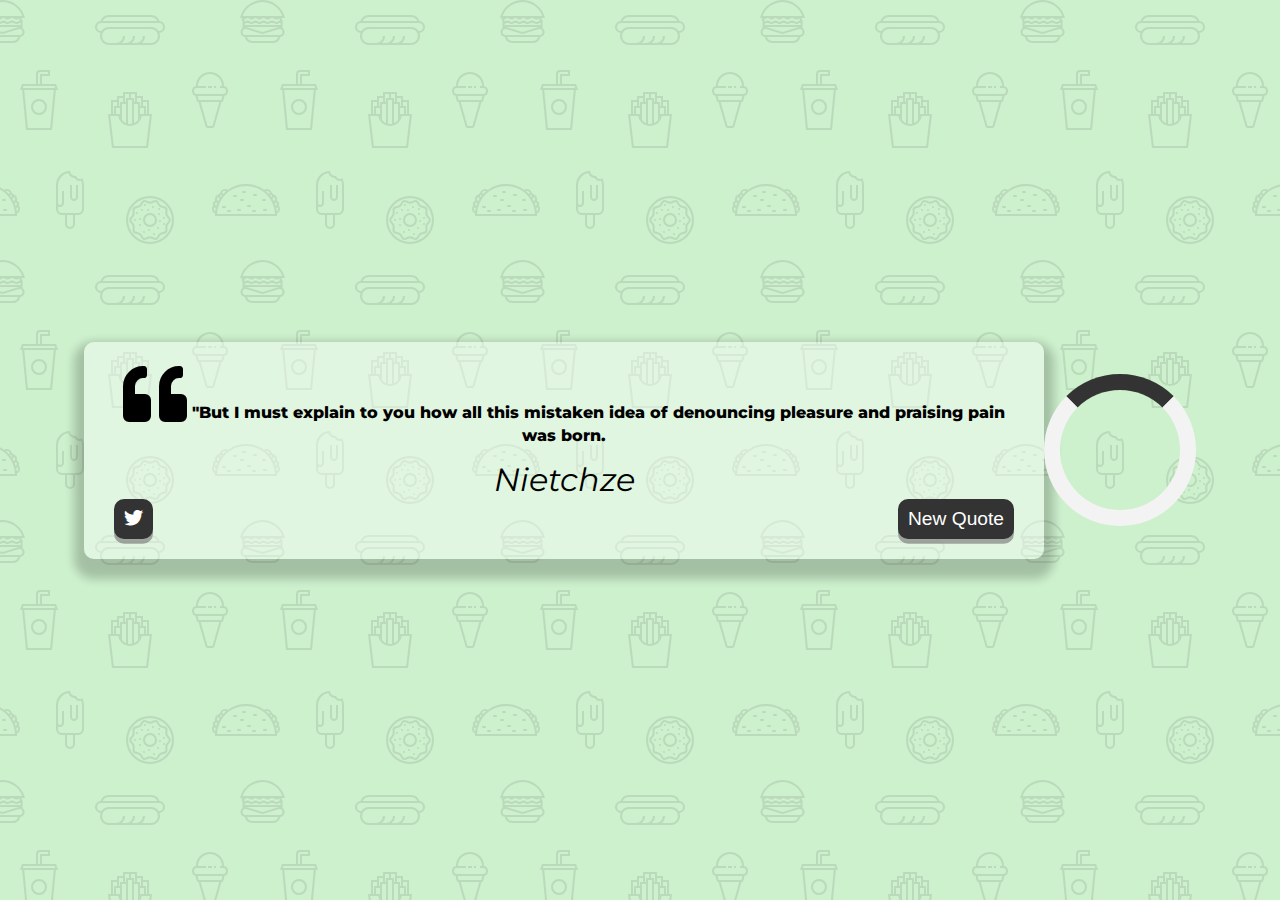
<file: 1-QutoeGenerator/index.html>
<!DOCTYPE html>
<html lang="en">
<head>
    <meta charset="UTF-8">
    <meta http-equiv="X-UA-Compatible" content="IE=edge">
    <meta name="viewport" content="width=device-width, initial-scale=1.0">
    <link href="styles.css" rel="stylesheet" /> 
    <link rel="icon" type="image/png" href="favicon.png">
    <link rel="stylesheet" href="https://cdnjs.cloudflare.com/ajax/libs/font-awesome/5.10.2/css/all.min.css"/>
    <link href="https://fonts.googleapis.com/css2?family=Montserrat:wght@200&display=swap" rel="stylesheet">
    <title>Qutoe Generator</title>
</head>
<body>
    <div class="qutoecontainer" id="qutoecontainer">
        <!-- Qutoe -->
        <div class="text">
            <i class="fas fa-quote-left"></i>
            <span id="quote">"But I must explain to you how all this mistaken idea of denouncing pleasure 
                and praising pain was born.</span>
        </div>
        <div class="quote-author">
            <span id="author">Nietchze</span>
        </div>
        <!-- Buttons -->
        <div class="button-container">
            <button class="twitter-button" id="twitter" title="Tweet This!">
                <i class="fab fa-twitter"></i>
            </button>
            <button onClick="newQutoe()"id="new-quote">New Quote</button>
        </div>
    </div>
    <!-- Loader -->
    <div class="loader" id="loader"></div>
  <script src="main.js"></script>  
</body>
</html>
</file>
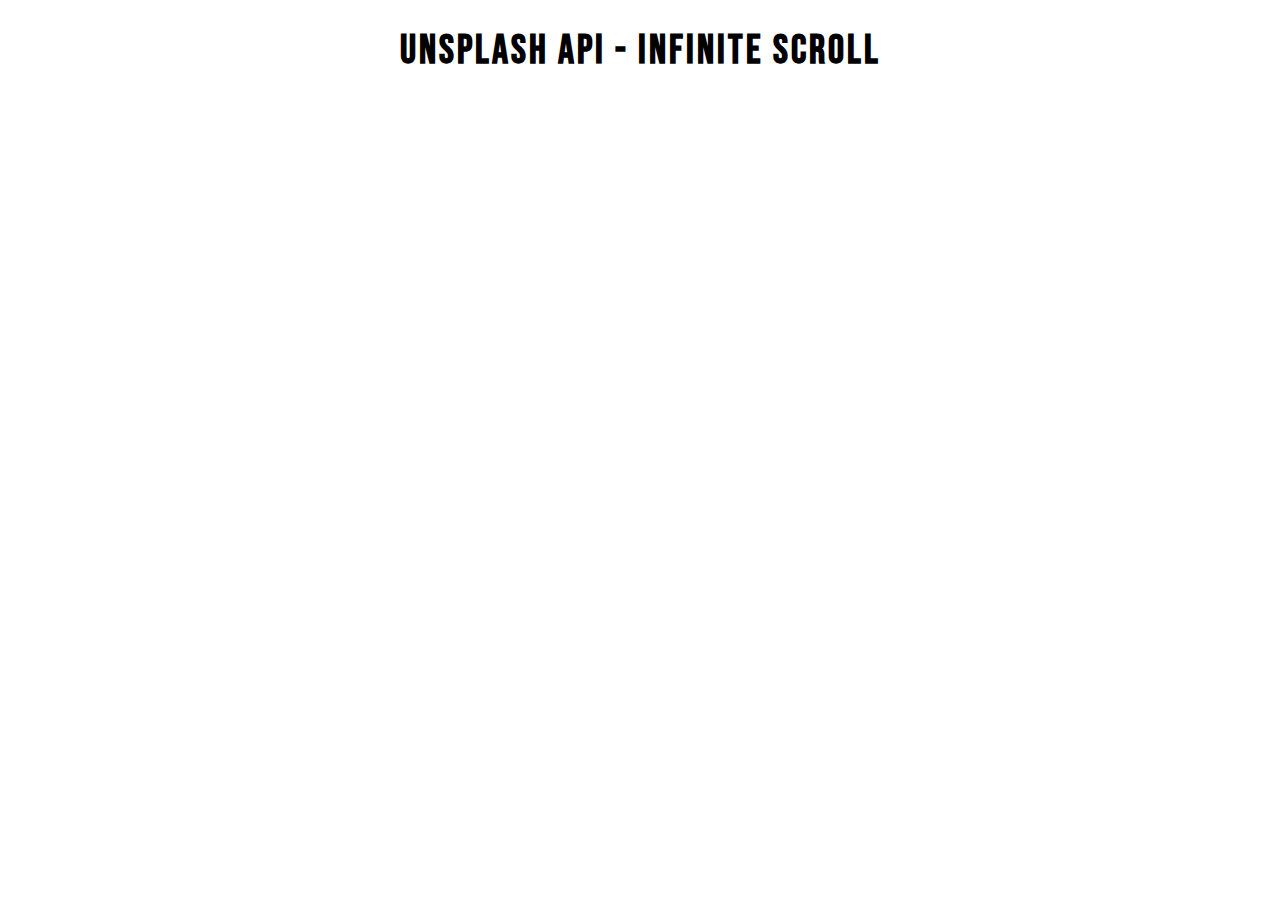
<file: 2-InfinityScroll/index.html>
<!DOCTYPE html>
<html lang="en">
<head>
    <meta charset="UTF-8">
    <meta http-equiv="X-UA-Compatible" content="IE=edge">
    <meta name="viewport" content="width=, initial-scale=1.0">
    <link rel="icon" type="image/png" href="favicon.png">
    <link rel="stylesheet" href="https://cdnjs.cloudflare.com/ajax/libs/font-awesome/5.10.2/css/all.min.css"/>
    <link href="https://fonts.googleapis.com/css2?family=Bebas+Neue&family=Montserrat:wght@200&display=swap" rel="stylesheet">
    <link rel="stylesheet" media="mediatype and|not|only (expressions)" href="styles.css">
    <link rel="stylesheet" href="styles.css" />
    <title>Infinity Scroll</title>
</head>
<body>
    <h1>Unsplash API - Infinite Scroll</h1>
    <!-- Loader -->
    <div class="loader" id="loader" hidden>
        <img src="Loader.svg" alt="Loader">
    </div>
    <!-- Image Container -->
    <div class="image-container" id="image-container">
        <img  class="imgexample" />
    </div>
    <!-- Script -->
    <script src="main.js"></script>
</body>
</html>
</file>
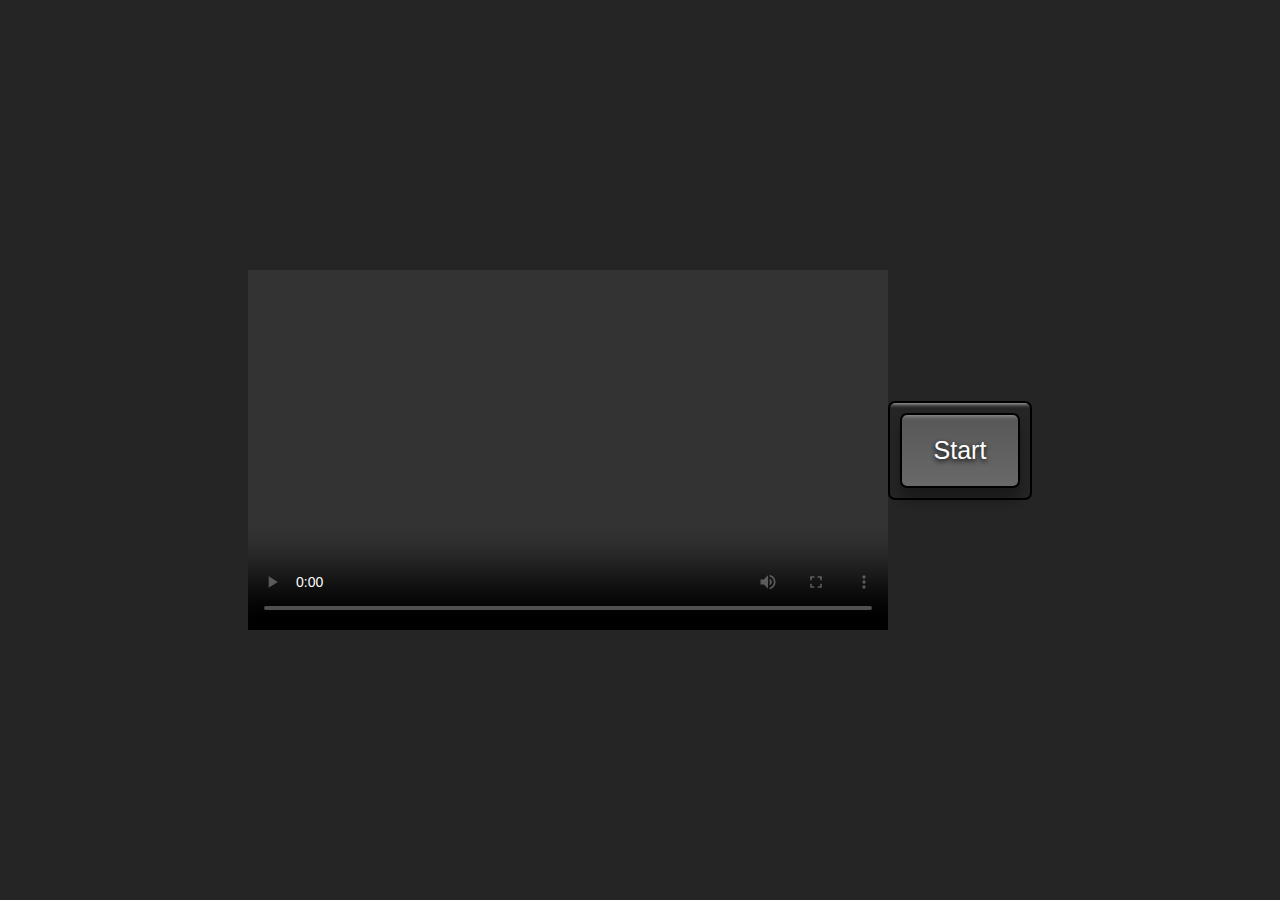
<file: 3-Picture In Picture/index.html>
<!DOCTYPE html>
<html lang="en">
<head>
    <meta charset="UTF-8">
    <meta http-equiv="X-UA-Compatible" content="IE=edge">
    <link rel="stylesheet" href="https://cdnjs.cloudflare.com/ajax/libs/font-awesome/5.10.2/css/all.min.css"/>
    <meta name="viewport" content="width=device-width, initial-scale=1.0">
    <link rel="icon" type="image/png" href="favicon.ico">
    <link href="https://fonts.googleapis.com/css2?family=Bebas+Neue&family=Montserrat:wght@200&display=swap" rel="stylesheet">
    <link rel="stylesheet" href="styles.css">
    <title>Picture In Picture</title>
</head>
<body>
    <!-- Video -->
   <video id="video" controls height="360" width="640"></video>
   <!-- Button -->
   <div class="button-container">
    <button id="button">Start</button>
   </div>
    <script src="main.js"></script>
</body>
</html>
</file>
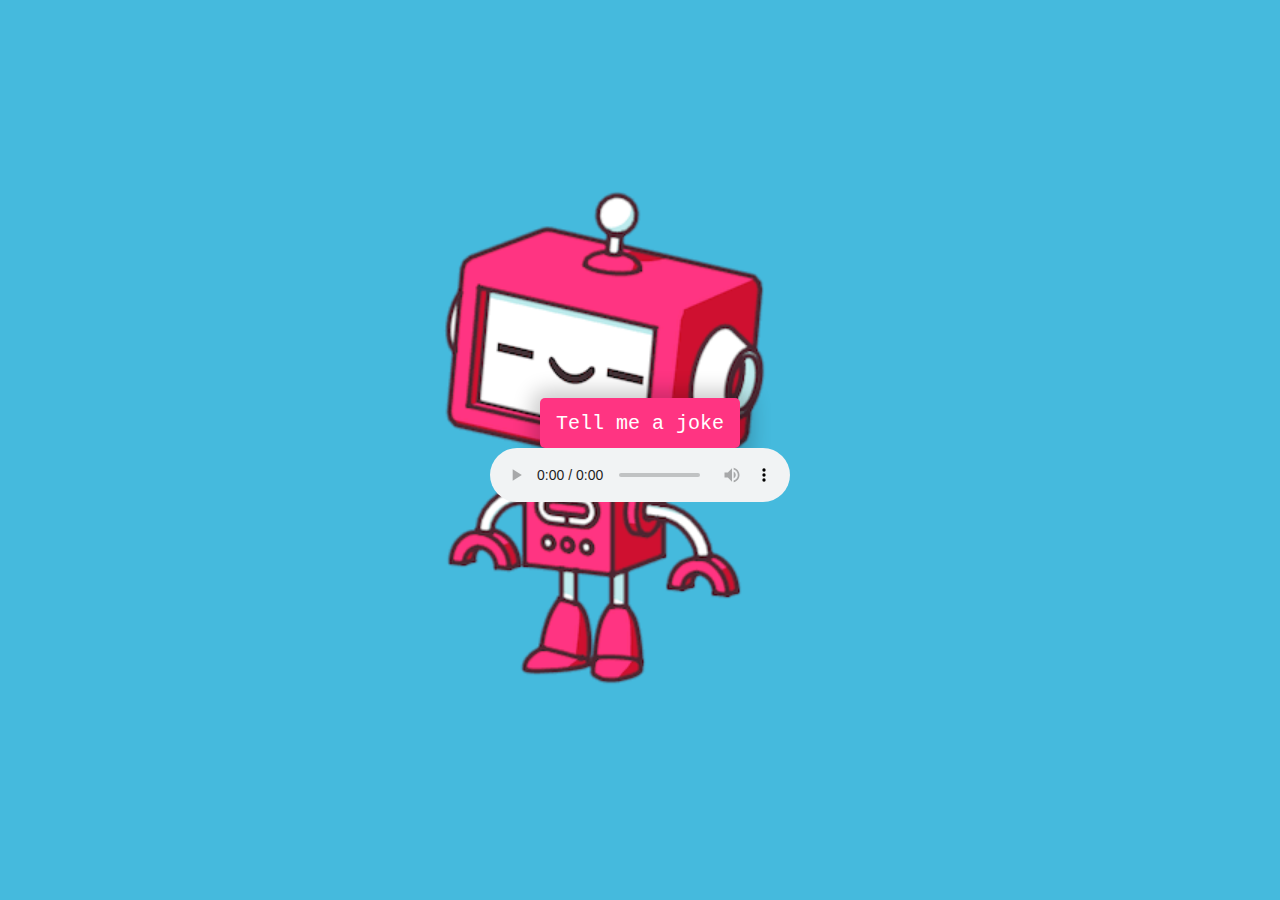
<file: 4-Joke teller/index.html>
<!DOCTYPE html>
<html lang="en">
<head>
    <meta charset="UTF-8">
    <meta name="viewport" content="width=device-width, initial-scale=1.0">
    <title>Joke Teller</title>
    <link rel="icon" type="image/png" href="favicon.png">
    <link rel="stylesheet" href="https://cdnjs.cloudflare.com/ajax/libs/font-awesome/5.10.2/css/all.min.css"/>
    <link rel="stylesheet" href="style.css">
</head>
<body>
    <div class="container">
        <button id="button">
            Tell me a joke
        </button>
        <audio id="audio" controls></audio>
    </div>
    <!-- Script -->
    <script src="script.js"></script>
</body>
</html>
</file>
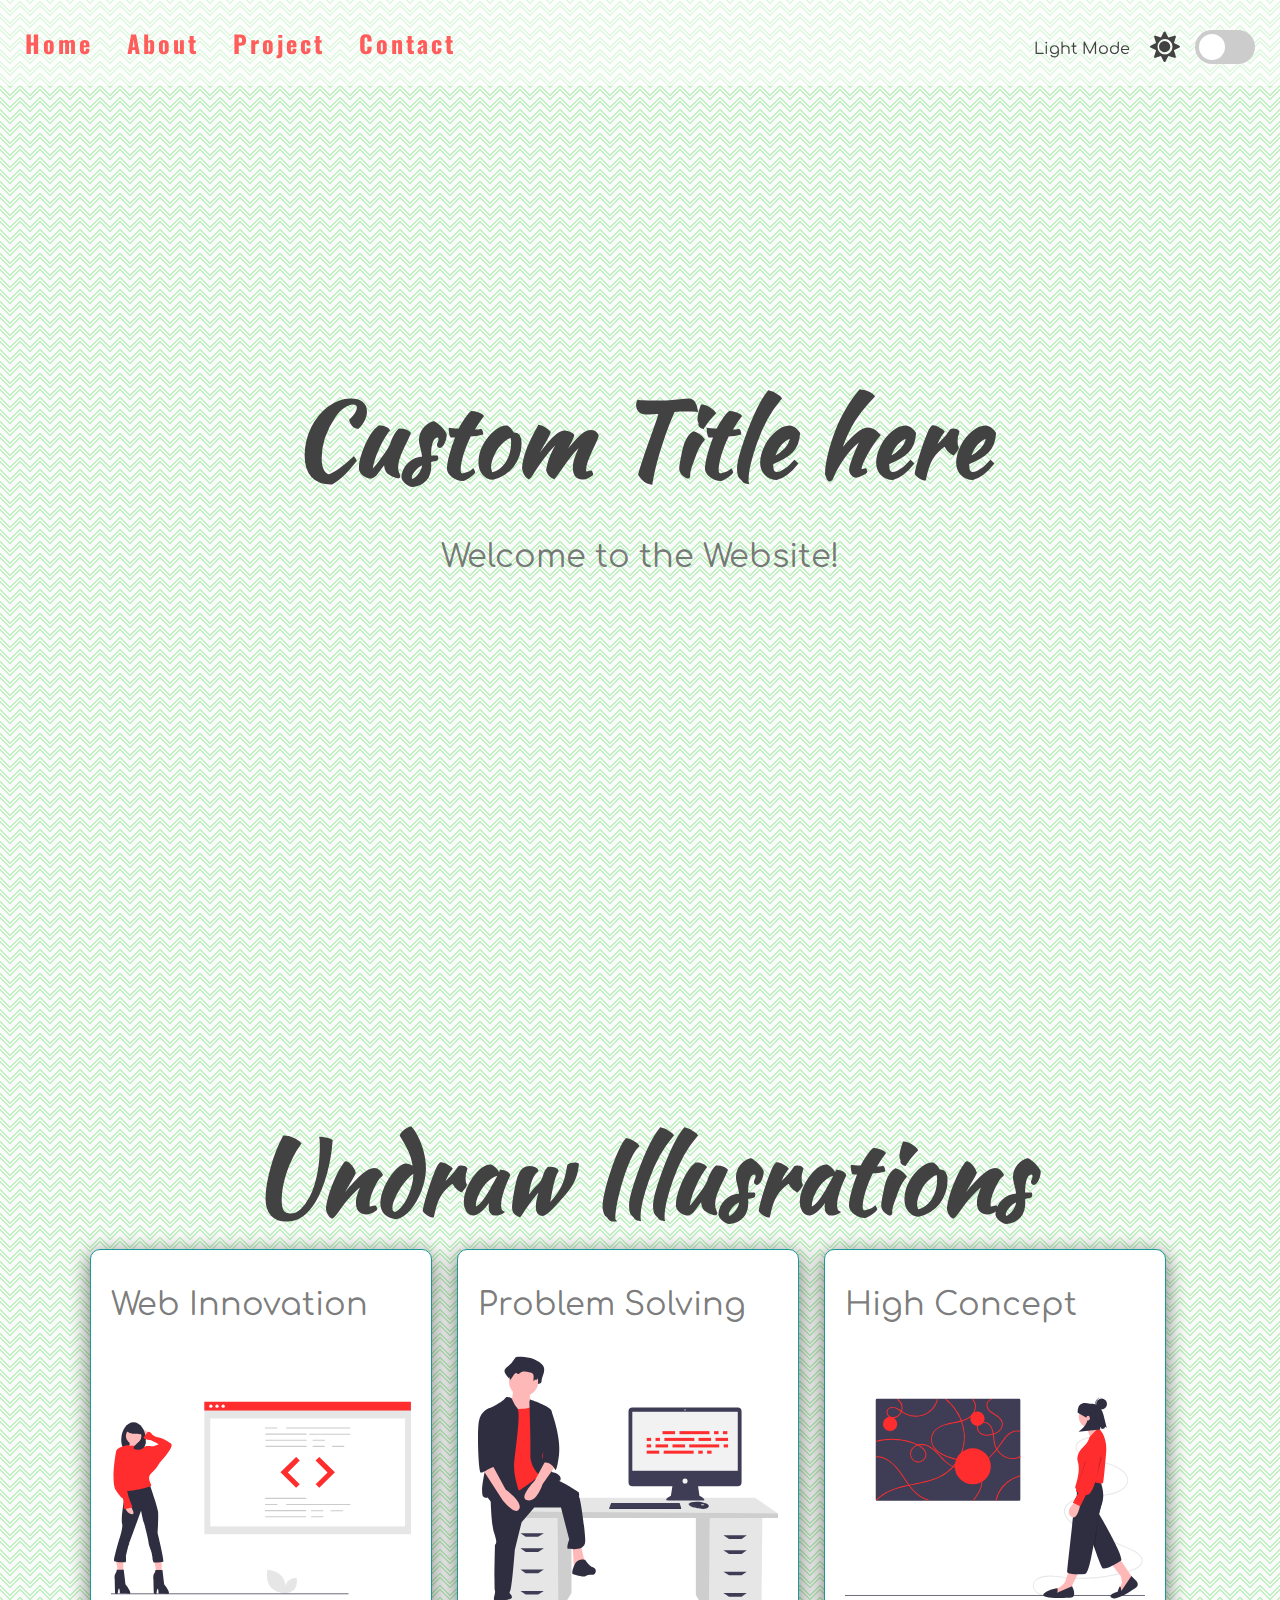
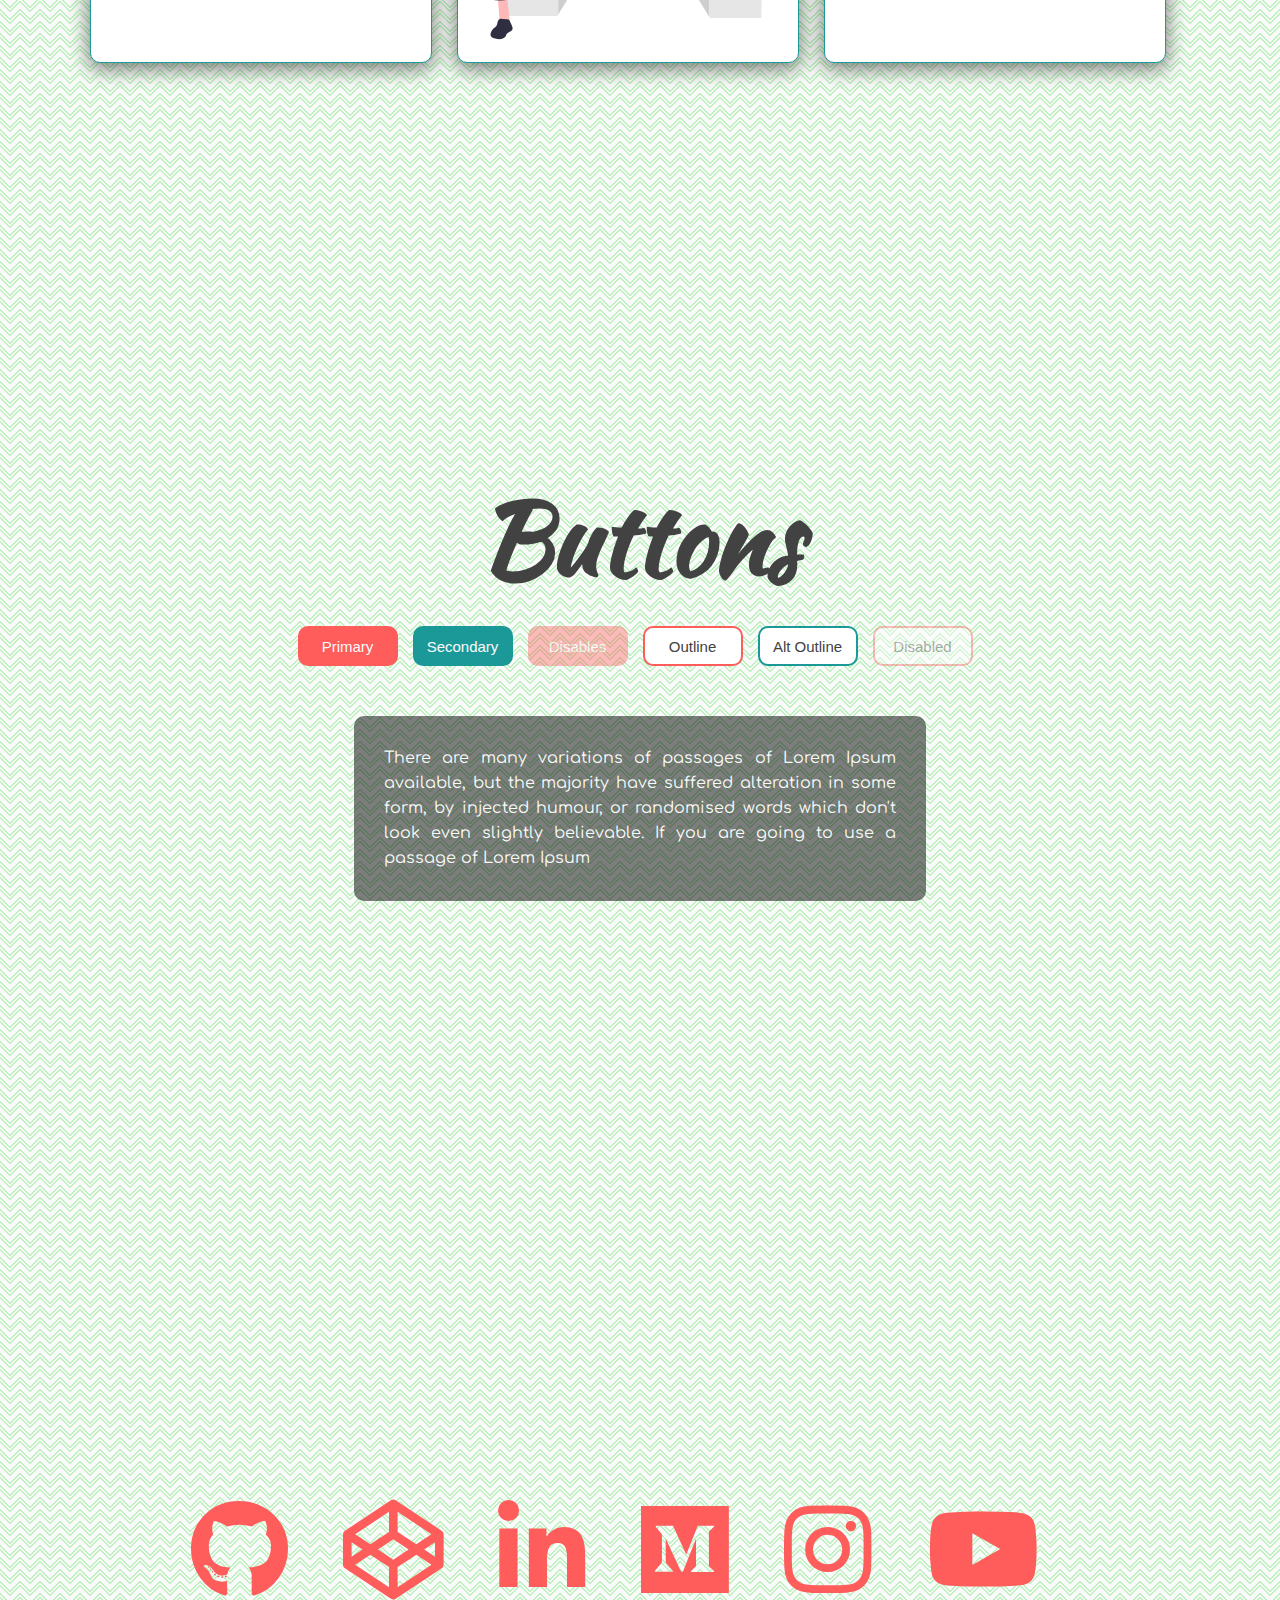
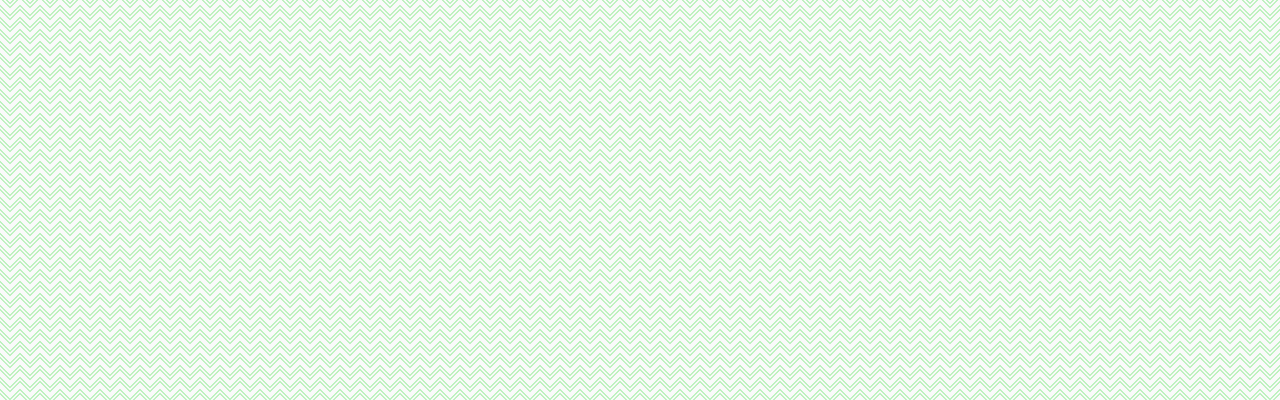
<file: 5-Dark Light Mode/index.html>
<!DOCTYPE html>
<html lang="en">
<head>
    <meta charset="UTF-8">
    <meta name="viewport" content="width=device-width, initial-scale=1.0">
    <title>Dark Light Mode</title>
    <link rel="icon" type="image/png" href="favicon.png">
    <link rel="stylesheet" href="https://cdnjs.cloudflare.com/ajax/libs/font-awesome/5.10.2/css/all.min.css"/>
    <link rel="stylesheet" href="style.css">
</head>
<body>
    <!--Dark mode-->
    <div class="theme-switch-wrapper">
        <span id="toggle-icon">
            <span class="toggle-text">Light Mode</span>
            <i class="fas fa-sun"></i>
        </span>
        <label class="theme-switch">
            <input type="checkbox">
            <div class="slider round"></div>
        </label>
    </div>

    <!--Nav-->
    <nav id="nav">
        <a href="#home">Home</a>
        <a href="#about">About</a>
        <a href="#projects">Project</a>
        <a href="#contact">Contact</a>
    </nav>
    <!-- Home -->
    <section id="home">
        <div class="title-group">
            <h1 id="header1">Custom Title here</h1>
            <h2>Welcome to the Website!</h2>
        </div>
    </section>
    <!-- About -->
    <section id="about">
        <h1 id="header">Undraw Illusrations</h1>
        <div class="about-container">
            <div class="image-container">
                <h2 id="header">Web Innovation</h2>
                <img src="img/undraw_proud_coder_light.svg" id="image1" alt="Proud Coder">
            </div>
            <div class="image-container">
                <h2 id="header">Problem Solving</h2>
                <img src="img/undraw_feeling_proud_light.svg" id="image2" alt="Proud Coder">
            </div>
            <div class="image-container">
                <h2 id="header">High Concept</h2>
                <img src="img/undraw_conceptual_idea_light.svg" id="image3" alt="Proud Coder">
            </div>
        </div>
    </section>
    <!--Projects-->
    <section id="projects">
        <h1>Buttons</h1>
        <div class="buttons">
            <button class="primary">Primary</button>
            <button class="secondary">Secondary</button>
            <button class="primary" disabled>Disables</button>
            <button class="outline">Outline</button>
            <button class="secondary outline">Alt Outline</button>
            <button class="outline" disabled>Disabled</button>
        </div>
        <div class="text-box" id="text-box">
            <p>
                There are many variations of passages of Lorem Ipsum available, 
                but the majority have suffered alteration in some form, by injected humour, 
                or randomised words which don't look even slightly believable. 
                If you are going to use a passage of Lorem Ipsum
            </p>
        </div>
    </section>
    <!--Contact-->
    <section id="contact">
        <div class="social-icons">
            <i class="fab fa-github"></i>
            <i class="fab fa-codepen"></i>
            <i class="fab fa-linkedin-in"></i>
            <i class="fab fa-medium"></i>
            <i class="fab fa-instagram"></i>
            <i class="fab fa-youtube"></i>
        </div>
    </section>
    <!-- Script -->
    <script src="script.js"></script>
</body>
</html>
</file>
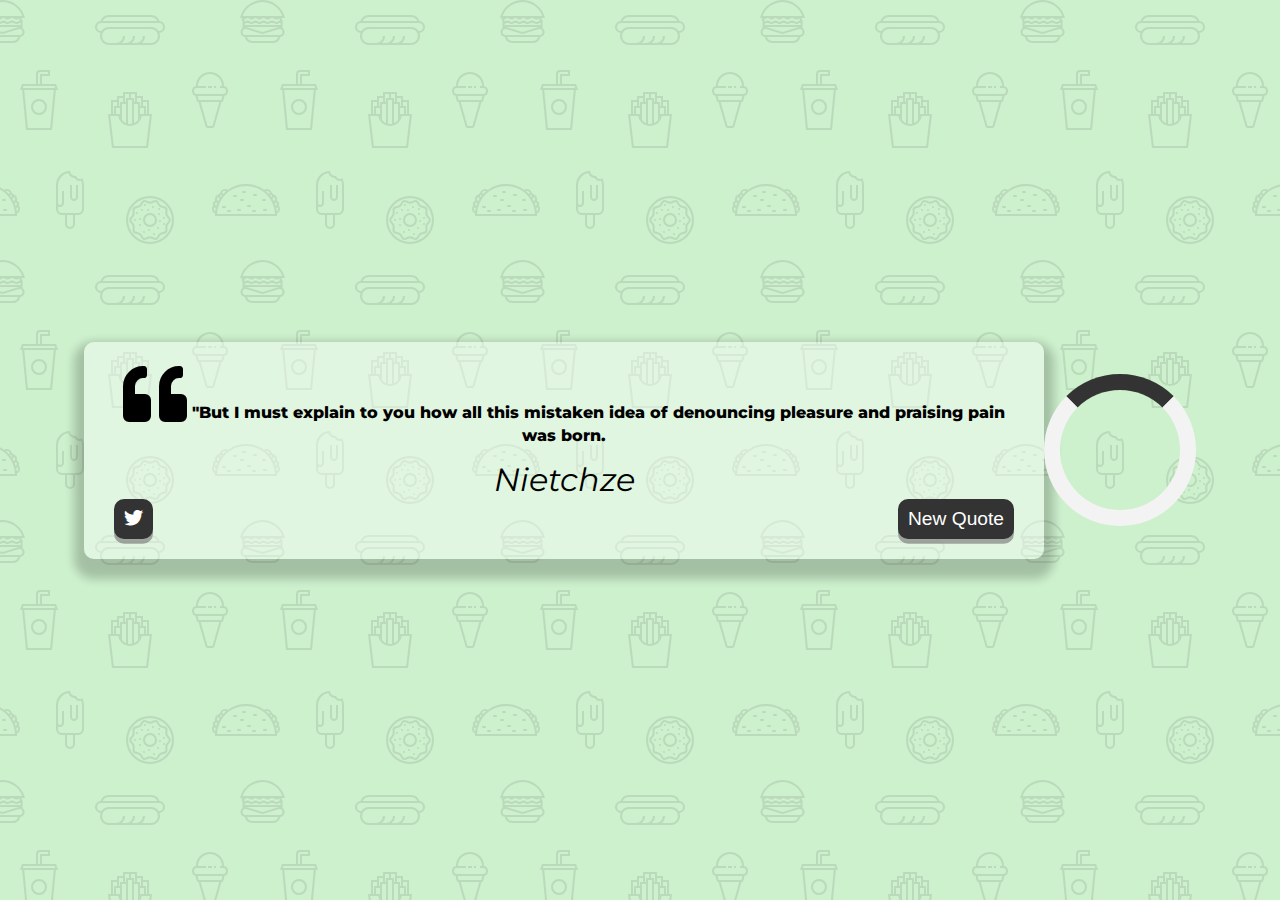
<file: QutoeGenerator/index.html>
<!DOCTYPE html>
<html lang="en">
<head>
    <meta charset="UTF-8">
    <meta http-equiv="X-UA-Compatible" content="IE=edge">
    <meta name="viewport" content="width=device-width, initial-scale=1.0">
    <link href="styles.css" rel="stylesheet" /> 
    <link rel="icon" type="image/png" href="favicon.png">
    <link rel="stylesheet" href="https://cdnjs.cloudflare.com/ajax/libs/font-awesome/5.10.2/css/all.min.css"/>
    <link href="https://fonts.googleapis.com/css2?family=Montserrat:wght@200&display=swap" rel="stylesheet">
    <title>Qutoe Generator</title>
</head>
<body>
    <div class="qutoecontainer" id="qutoecontainer">
        <!-- Qutoe -->
        <div class="text">
            <i class="fas fa-quote-left"></i>
            <span id="quote">"But I must explain to you how all this mistaken idea of denouncing pleasure 
                and praising pain was born.</span>
        </div>
        <div class="quote-author">
            <span id="author">Nietchze</span>
        </div>
        <!-- Buttons -->
        <div class="button-container">
            <button class="twitter-button" id="twitter" title="Tweet This!">
                <i class="fab fa-twitter"></i>
            </button>
            <button id="new-quote">New Quote</button>
        </div>
    </div>
    <!-- Loader -->
    <div class="loader" id="loader"></div>
  <script src="main.js"></script>  
</body>
</html>
</file>
<file: 1-QutoeGenerator/styles.css>
html {
    box-sizing: border-box;
}
body {
    margin: 0;
    min-height: 100vh;
    background-color: #cdf0cd;
    background-image: url("data:image/svg+xml,%3Csvg xmlns='http://www.w3.org/2000/svg' width='260' height='260' viewBox='0 0 260 260'%3E%3Cg fill-rule='evenodd'%3E%3Cg fill='%23010101' fill-opacity='0.09'%3E%3Cpath d='M24.37 16c.2.65.39 1.32.54 2H21.17l1.17 2.34.45.9-.24.11V28a5 5 0 0 1-2.23 8.94l-.02.06a8 8 0 0 1-7.75 6h-20a8 8 0 0 1-7.74-6l-.02-.06A5 5 0 0 1-17.45 28v-6.76l-.79-1.58-.44-.9.9-.44.63-.32H-20a23.01 23.01 0 0 1 44.37-2zm-36.82 2a1 1 0 0 0-.44.1l-3.1 1.56.89 1.79 1.31-.66a3 3 0 0 1 2.69 0l2.2 1.1a1 1 0 0 0 .9 0l2.21-1.1a3 3 0 0 1 2.69 0l2.2 1.1a1 1 0 0 0 .9 0l2.21-1.1a3 3 0 0 1 2.69 0l2.2 1.1a1 1 0 0 0 .86.02l2.88-1.27a3 3 0 0 1 2.43 0l2.88 1.27a1 1 0 0 0 .85-.02l3.1-1.55-.89-1.79-1.42.71a3 3 0 0 1-2.56.06l-2.77-1.23a1 1 0 0 0-.4-.09h-.01a1 1 0 0 0-.4.09l-2.78 1.23a3 3 0 0 1-2.56-.06l-2.3-1.15a1 1 0 0 0-.45-.11h-.01a1 1 0 0 0-.44.1L.9 19.22a3 3 0 0 1-2.69 0l-2.2-1.1a1 1 0 0 0-.45-.11h-.01a1 1 0 0 0-.44.1l-2.21 1.11a3 3 0 0 1-2.69 0l-2.2-1.1a1 1 0 0 0-.45-.11h-.01zm0-2h-4.9a21.01 21.01 0 0 1 39.61 0h-2.09l-.06-.13-.26.13h-32.31zm30.35 7.68l1.36-.68h1.3v2h-36v-1.15l.34-.17 1.36-.68h2.59l1.36.68a3 3 0 0 0 2.69 0l1.36-.68h2.59l1.36.68a3 3 0 0 0 2.69 0L2.26 23h2.59l1.36.68a3 3 0 0 0 2.56.06l1.67-.74h3.23l1.67.74a3 3 0 0 0 2.56-.06zM-13.82 27l16.37 4.91L18.93 27h-32.75zm-.63 2h.34l16.66 5 16.67-5h.33a3 3 0 1 1 0 6h-34a3 3 0 1 1 0-6zm1.35 8a6 6 0 0 0 5.65 4h20a6 6 0 0 0 5.66-4H-13.1z'/%3E%3Cpath id='path6_fill-copy' d='M284.37 16c.2.65.39 1.32.54 2H281.17l1.17 2.34.45.9-.24.11V28a5 5 0 0 1-2.23 8.94l-.02.06a8 8 0 0 1-7.75 6h-20a8 8 0 0 1-7.74-6l-.02-.06a5 5 0 0 1-2.24-8.94v-6.76l-.79-1.58-.44-.9.9-.44.63-.32H240a23.01 23.01 0 0 1 44.37-2zm-36.82 2a1 1 0 0 0-.44.1l-3.1 1.56.89 1.79 1.31-.66a3 3 0 0 1 2.69 0l2.2 1.1a1 1 0 0 0 .9 0l2.21-1.1a3 3 0 0 1 2.69 0l2.2 1.1a1 1 0 0 0 .9 0l2.21-1.1a3 3 0 0 1 2.69 0l2.2 1.1a1 1 0 0 0 .86.02l2.88-1.27a3 3 0 0 1 2.43 0l2.88 1.27a1 1 0 0 0 .85-.02l3.1-1.55-.89-1.79-1.42.71a3 3 0 0 1-2.56.06l-2.77-1.23a1 1 0 0 0-.4-.09h-.01a1 1 0 0 0-.4.09l-2.78 1.23a3 3 0 0 1-2.56-.06l-2.3-1.15a1 1 0 0 0-.45-.11h-.01a1 1 0 0 0-.44.1l-2.21 1.11a3 3 0 0 1-2.69 0l-2.2-1.1a1 1 0 0 0-.45-.11h-.01a1 1 0 0 0-.44.1l-2.21 1.11a3 3 0 0 1-2.69 0l-2.2-1.1a1 1 0 0 0-.45-.11h-.01zm0-2h-4.9a21.01 21.01 0 0 1 39.61 0h-2.09l-.06-.13-.26.13h-32.31zm30.35 7.68l1.36-.68h1.3v2h-36v-1.15l.34-.17 1.36-.68h2.59l1.36.68a3 3 0 0 0 2.69 0l1.36-.68h2.59l1.36.68a3 3 0 0 0 2.69 0l1.36-.68h2.59l1.36.68a3 3 0 0 0 2.56.06l1.67-.74h3.23l1.67.74a3 3 0 0 0 2.56-.06zM246.18 27l16.37 4.91L278.93 27h-32.75zm-.63 2h.34l16.66 5 16.67-5h.33a3 3 0 1 1 0 6h-34a3 3 0 1 1 0-6zm1.35 8a6 6 0 0 0 5.65 4h20a6 6 0 0 0 5.66-4H246.9z'/%3E%3Cpath d='M159.5 21.02A9 9 0 0 0 151 15h-42a9 9 0 0 0-8.5 6.02 6 6 0 0 0 .02 11.96A8.99 8.99 0 0 0 109 45h42a9 9 0 0 0 8.48-12.02 6 6 0 0 0 .02-11.96zM151 17h-42a7 7 0 0 0-6.33 4h54.66a7 7 0 0 0-6.33-4zm-9.34 26a8.98 8.98 0 0 0 3.34-7h-2a7 7 0 0 1-7 7h-4.34a8.98 8.98 0 0 0 3.34-7h-2a7 7 0 0 1-7 7h-4.34a8.98 8.98 0 0 0 3.34-7h-2a7 7 0 0 1-7 7h-7a7 7 0 1 1 0-14h42a7 7 0 1 1 0 14h-9.34zM109 27a9 9 0 0 0-7.48 4H101a4 4 0 1 1 0-8h58a4 4 0 0 1 0 8h-.52a9 9 0 0 0-7.48-4h-42z'/%3E%3Cpath d='M39 115a8 8 0 1 0 0-16 8 8 0 0 0 0 16zm6-8a6 6 0 1 1-12 0 6 6 0 0 1 12 0zm-3-29v-2h8v-6H40a4 4 0 0 0-4 4v10H22l-1.33 4-.67 2h2.19L26 130h26l3.81-40H58l-.67-2L56 84H42v-6zm-4-4v10h2V74h8v-2h-8a2 2 0 0 0-2 2zm2 12h14.56l.67 2H22.77l.67-2H40zm13.8 4H24.2l3.62 38h22.36l3.62-38z'/%3E%3Cpath d='M129 92h-6v4h-6v4h-6v14h-3l.24 2 3.76 32h36l3.76-32 .24-2h-3v-14h-6v-4h-6v-4h-8zm18 22v-12h-4v4h3v8h1zm-3 0v-6h-4v6h4zm-6 6v-16h-4v19.17c1.6-.7 2.97-1.8 4-3.17zm-6 3.8V100h-4v23.8a10.04 10.04 0 0 0 4 0zm-6-.63V104h-4v16a10.04 10.04 0 0 0 4 3.17zm-6-9.17v-6h-4v6h4zm-6 0v-8h3v-4h-4v12h1zm27-12v-4h-4v4h3v4h1v-4zm-6 0v-8h-4v4h3v4h1zm-6-4v-4h-4v8h1v-4h3zm-6 4v-4h-4v8h1v-4h3zm7 24a12 12 0 0 0 11.83-10h7.92l-3.53 30h-32.44l-3.53-30h7.92A12 12 0 0 0 130 126z'/%3E%3Cpath d='M212 86v2h-4v-2h4zm4 0h-2v2h2v-2zm-20 0v.1a5 5 0 0 0-.56 9.65l.06.25 1.12 4.48a2 2 0 0 0 1.94 1.52h.01l7.02 24.55a2 2 0 0 0 1.92 1.45h4.98a2 2 0 0 0 1.92-1.45l7.02-24.55a2 2 0 0 0 1.95-1.52L224.5 96l.06-.25a5 5 0 0 0-.56-9.65V86a14 14 0 0 0-28 0zm4 0h6v2h-9a3 3 0 1 0 0 6H223a3 3 0 1 0 0-6H220v-2h2a12 12 0 1 0-24 0h2zm-1.44 14l-1-4h24.88l-1 4h-22.88zm8.95 26l-6.86-24h18.7l-6.86 24h-4.98zM150 242a22 22 0 1 0 0-44 22 22 0 0 0 0 44zm24-22a24 24 0 1 1-48 0 24 24 0 0 1 48 0zm-28.38 17.73l2.04-.87a6 6 0 0 1 4.68 0l2.04.87a2 2 0 0 0 2.5-.82l1.14-1.9a6 6 0 0 1 3.79-2.75l2.15-.5a2 2 0 0 0 1.54-2.12l-.19-2.2a6 6 0 0 1 1.45-4.46l1.45-1.67a2 2 0 0 0 0-2.62l-1.45-1.67a6 6 0 0 1-1.45-4.46l.2-2.2a2 2 0 0 0-1.55-2.13l-2.15-.5a6 6 0 0 1-3.8-2.75l-1.13-1.9a2 2 0 0 0-2.5-.8l-2.04.86a6 6 0 0 1-4.68 0l-2.04-.87a2 2 0 0 0-2.5.82l-1.14 1.9a6 6 0 0 1-3.79 2.75l-2.15.5a2 2 0 0 0-1.54 2.12l.19 2.2a6 6 0 0 1-1.45 4.46l-1.45 1.67a2 2 0 0 0 0 2.62l1.45 1.67a6 6 0 0 1 1.45 4.46l-.2 2.2a2 2 0 0 0 1.55 2.13l2.15.5a6 6 0 0 1 3.8 2.75l1.13 1.9a2 2 0 0 0 2.5.8zm2.82.97a4 4 0 0 1 3.12 0l2.04.87a4 4 0 0 0 4.99-1.62l1.14-1.9a4 4 0 0 1 2.53-1.84l2.15-.5a4 4 0 0 0 3.09-4.24l-.2-2.2a4 4 0 0 1 .97-2.98l1.45-1.67a4 4 0 0 0 0-5.24l-1.45-1.67a4 4 0 0 1-.97-2.97l.2-2.2a4 4 0 0 0-3.09-4.25l-2.15-.5a4 4 0 0 1-2.53-1.84l-1.14-1.9a4 4 0 0 0-5-1.62l-2.03.87a4 4 0 0 1-3.12 0l-2.04-.87a4 4 0 0 0-4.99 1.62l-1.14 1.9a4 4 0 0 1-2.53 1.84l-2.15.5a4 4 0 0 0-3.09 4.24l.2 2.2a4 4 0 0 1-.97 2.98l-1.45 1.67a4 4 0 0 0 0 5.24l1.45 1.67a4 4 0 0 1 .97 2.97l-.2 2.2a4 4 0 0 0 3.09 4.25l2.15.5a4 4 0 0 1 2.53 1.84l1.14 1.9a4 4 0 0 0 5 1.62l2.03-.87zM152 207a1 1 0 1 1 2 0 1 1 0 0 1-2 0zm6 2a1 1 0 1 1 2 0 1 1 0 0 1-2 0zm-11 1a1 1 0 1 1 2 0 1 1 0 0 1-2 0zm-6 0a1 1 0 1 1 2 0 1 1 0 0 1-2 0zm3-5a1 1 0 1 1 2 0 1 1 0 0 1-2 0zm-8 8a1 1 0 1 1 2 0 1 1 0 0 1-2 0zm3 6a1 1 0 1 1 2 0 1 1 0 0 1-2 0zm0 6a1 1 0 1 1 2 0 1 1 0 0 1-2 0zm4 7a1 1 0 1 1 2 0 1 1 0 0 1-2 0zm5-2a1 1 0 1 1 2 0 1 1 0 0 1-2 0zm5 4a1 1 0 1 1 2 0 1 1 0 0 1-2 0zm4-6a1 1 0 1 1 2 0 1 1 0 0 1-2 0zm6-4a1 1 0 1 1 2 0 1 1 0 0 1-2 0zm-4-3a1 1 0 1 1 2 0 1 1 0 0 1-2 0zm4-3a1 1 0 1 1 2 0 1 1 0 0 1-2 0zm-5-4a1 1 0 1 1 2 0 1 1 0 0 1-2 0zm-24 6a1 1 0 1 1 2 0 1 1 0 0 1-2 0zm16 5a5 5 0 1 0 0-10 5 5 0 0 0 0 10zm7-5a7 7 0 1 1-14 0 7 7 0 0 1 14 0zm86-29a1 1 0 0 0 0 2h2a1 1 0 0 0 0-2h-2zm19 9a1 1 0 0 1 1-1h2a1 1 0 0 1 0 2h-2a1 1 0 0 1-1-1zm-14 5a1 1 0 0 0 0 2h2a1 1 0 0 0 0-2h-2zm-25 1a1 1 0 0 0 0 2h2a1 1 0 0 0 0-2h-2zm5 4a1 1 0 0 0 0 2h2a1 1 0 0 0 0-2h-2zm9 0a1 1 0 0 1 1-1h2a1 1 0 0 1 0 2h-2a1 1 0 0 1-1-1zm15 1a1 1 0 0 1 1-1h2a1 1 0 0 1 0 2h-2a1 1 0 0 1-1-1zm12-2a1 1 0 0 0 0 2h2a1 1 0 0 0 0-2h-2zm-11-14a1 1 0 0 1 1-1h2a1 1 0 0 1 0 2h-2a1 1 0 0 1-1-1zm-19 0a1 1 0 0 0 0 2h2a1 1 0 0 0 0-2h-2zm6 5a1 1 0 0 1 1-1h2a1 1 0 0 1 0 2h-2a1 1 0 0 1-1-1zm-25 15c0-.47.01-.94.03-1.4a5 5 0 0 1-1.7-8 3.99 3.99 0 0 1 1.88-5.18 5 5 0 0 1 3.4-6.22 3 3 0 0 1 1.46-1.05 5 5 0 0 1 7.76-3.27A30.86 30.86 0 0 1 246 184c6.79 0 13.06 2.18 18.17 5.88a5 5 0 0 1 7.76 3.27 3 3 0 0 1 1.47 1.05 5 5 0 0 1 3.4 6.22 4 4 0 0 1 1.87 5.18 4.98 4.98 0 0 1-1.7 8c.02.46.03.93.03 1.4v1h-62v-1zm.83-7.17a30.9 30.9 0 0 0-.62 3.57 3 3 0 0 1-.61-4.2c.37.28.78.49 1.23.63zm1.49-4.61c-.36.87-.68 1.76-.96 2.68a2 2 0 0 1-.21-3.71c.33.4.73.75 1.17 1.03zm2.32-4.54c-.54.86-1.03 1.76-1.49 2.68a3 3 0 0 1-.07-4.67 3 3 0 0 0 1.56 1.99zm1.14-1.7c.35-.5.72-.98 1.1-1.46a1 1 0 1 0-1.1 1.45zm5.34-5.77c-1.03.86-2 1.79-2.9 2.77a3 3 0 0 0-1.11-.77 3 3 0 0 1 4-2zm42.66 2.77c-.9-.98-1.87-1.9-2.9-2.77a3 3 0 0 1 4.01 2 3 3 0 0 0-1.1.77zm1.34 1.54c.38.48.75.96 1.1 1.45a1 1 0 1 0-1.1-1.45zm3.73 5.84c-.46-.92-.95-1.82-1.5-2.68a3 3 0 0 0 1.57-1.99 3 3 0 0 1-.07 4.67zm1.8 4.53c-.29-.9-.6-1.8-.97-2.67.44-.28.84-.63 1.17-1.03a2 2 0 0 1-.2 3.7zm1.14 5.51c-.14-1.21-.35-2.4-.62-3.57.45-.14.86-.35 1.23-.63a2.99 2.99 0 0 1-.6 4.2zM275 214a29 29 0 0 0-57.97 0h57.96zM72.33 198.12c-.21-.32-.34-.7-.34-1.12v-12h-2v12a4.01 4.01 0 0 0 7.09 2.54c.57-.69.91-1.57.91-2.54v-12h-2v12a1.99 1.99 0 0 1-2 2 2 2 0 0 1-1.66-.88zM75 176c.38 0 .74-.04 1.1-.12a4 4 0 0 0 6.19 2.4A13.94 13.94 0 0 1 84 185v24a6 6 0 0 1-6 6h-3v9a5 5 0 1 1-10 0v-9h-3a6 6 0 0 1-6-6v-24a14 14 0 0 1 14-14 5 5 0 0 0 5 5zm-17 15v12a1.99 1.99 0 0 0 1.22 1.84 2 2 0 0 0 2.44-.72c.21-.32.34-.7.34-1.12v-12h2v12a3.98 3.98 0 0 1-5.35 3.77 3.98 3.98 0 0 1-.65-.3V209a4 4 0 0 0 4 4h16a4 4 0 0 0 4-4v-24c.01-1.53-.23-2.88-.72-4.17-.43.1-.87.16-1.28.17a6 6 0 0 1-5.2-3 7 7 0 0 1-6.47-4.88A12 12 0 0 0 58 185v6zm9 24v9a3 3 0 1 0 6 0v-9h-6z'/%3E%3Cpath d='M-17 191a1 1 0 0 0 0 2h2a1 1 0 0 0 0-2h-2zm19 9a1 1 0 0 1 1-1h2a1 1 0 0 1 0 2H3a1 1 0 0 1-1-1zm-14 5a1 1 0 0 0 0 2h2a1 1 0 0 0 0-2h-2zm-25 1a1 1 0 0 0 0 2h2a1 1 0 0 0 0-2h-2zm5 4a1 1 0 0 0 0 2h2a1 1 0 0 0 0-2h-2zm9 0a1 1 0 0 1 1-1h2a1 1 0 0 1 0 2h-2a1 1 0 0 1-1-1zm15 1a1 1 0 0 1 1-1h2a1 1 0 0 1 0 2h-2a1 1 0 0 1-1-1zm12-2a1 1 0 0 0 0 2h2a1 1 0 0 0 0-2H4zm-11-14a1 1 0 0 1 1-1h2a1 1 0 0 1 0 2h-2a1 1 0 0 1-1-1zm-19 0a1 1 0 0 0 0 2h2a1 1 0 0 0 0-2h-2zm6 5a1 1 0 0 1 1-1h2a1 1 0 0 1 0 2h-2a1 1 0 0 1-1-1zm-25 15c0-.47.01-.94.03-1.4a5 5 0 0 1-1.7-8 3.99 3.99 0 0 1 1.88-5.18 5 5 0 0 1 3.4-6.22 3 3 0 0 1 1.46-1.05 5 5 0 0 1 7.76-3.27A30.86 30.86 0 0 1-14 184c6.79 0 13.06 2.18 18.17 5.88a5 5 0 0 1 7.76 3.27 3 3 0 0 1 1.47 1.05 5 5 0 0 1 3.4 6.22 4 4 0 0 1 1.87 5.18 4.98 4.98 0 0 1-1.7 8c.02.46.03.93.03 1.4v1h-62v-1zm.83-7.17a30.9 30.9 0 0 0-.62 3.57 3 3 0 0 1-.61-4.2c.37.28.78.49 1.23.63zm1.49-4.61c-.36.87-.68 1.76-.96 2.68a2 2 0 0 1-.21-3.71c.33.4.73.75 1.17 1.03zm2.32-4.54c-.54.86-1.03 1.76-1.49 2.68a3 3 0 0 1-.07-4.67 3 3 0 0 0 1.56 1.99zm1.14-1.7c.35-.5.72-.98 1.1-1.46a1 1 0 1 0-1.1 1.45zm5.34-5.77c-1.03.86-2 1.79-2.9 2.77a3 3 0 0 0-1.11-.77 3 3 0 0 1 4-2zm42.66 2.77c-.9-.98-1.87-1.9-2.9-2.77a3 3 0 0 1 4.01 2 3 3 0 0 0-1.1.77zm1.34 1.54c.38.48.75.96 1.1 1.45a1 1 0 1 0-1.1-1.45zm3.73 5.84c-.46-.92-.95-1.82-1.5-2.68a3 3 0 0 0 1.57-1.99 3 3 0 0 1-.07 4.67zm1.8 4.53c-.29-.9-.6-1.8-.97-2.67.44-.28.84-.63 1.17-1.03a2 2 0 0 1-.2 3.7zm1.14 5.51c-.14-1.21-.35-2.4-.62-3.57.45-.14.86-.35 1.23-.63a2.99 2.99 0 0 1-.6 4.2zM15 214a29 29 0 0 0-57.97 0h57.96z'/%3E%3C/g%3E%3C/g%3E%3C/svg%3E");
    font-family: 'Montserrat', sans-serif;
    font-weight: 800;
    text-align: center;
    display: flex;
    align-items: center;
    justify-content: center;
}
.qutoecontainer {
    width: auto;
    max-width: 900px;
    padding: 20px 30px;
    border-radius: 10px;
    background-color: rgba(255,255,255,0.4);
    box-shadow: 0 10px 10px 10px rgba(0,0,0,0.2);
}
.qutoe-text{
    font-size : 2.75rem;
}
.long-quote {
    font-size : 2rem;
}
.fa-quote-left {
    font-size : 4rem;
}
.quote-author {
    margin-top:15px;
    font-size : 2rem;
    font-weight: 400;
    font-style : italic;
}
.button-container {
    display: flex;
    align-items: center;
    justify-content: space-between;
}
button {
    cursor: pointer;
    font-size: 1.2rem;
    height: 2.5rem;
    border: none;
    border-radius: 10px;
    color: #fff;
    background: #333;
    outline: none;
    padding: 5px 10px;
    box-shadow: 0 0.3rem rgba(121,121,121,0.65);
}
button:hover {
    filter : brightness(80%);
}
button:active {
    transform: translate(0,0.3rem);
    box-shadow : 0 0.1rem rgba(255,255,255,0.65)
}
.twitter-button:hover {
    color : #38a1f3;
}
.loader {
    border : 16px solid #f3f3f3;
    border-top: 16px solid #333;
    border-radius: 50%;
    width: 120px;
    height: 120px;
    animation: spin 2s linear infinite;
}
@keyframes spin {
    0% {transform: rotate(0deg);}
    100% {transform: rotate(360deg);}
}
@media screen and (max-width : 1000px){
    .qutoecontainer {
        margin: auto 10px;
    }
    .qutoe-text {
        font-size : 2.5rem;
    }
}
</file>
<file: 2-InfinityScroll/styles.css>
@import url("styles.css");
html {
    box-sizing: border-box;
}
body {
    margin : 0 ;
    font-family: Arial, Helvetica, sans-serif;
}
h1 {
    display: flex;
    flex-direction: column;
    text-align: center;
    font-family: 'Bebas Neue', cursive;
    font-size: 40px;
    letter-spacing: 3px;
}
/* Loader */
.loader {
    position: fixed;
    top: 0;
    bottom: 0;
    left: 0 ; 
    right: 0;
    background-color: rgba(255 , 255 , 255,0.8) ;
}
.loader img {
    position: fixed;
    top : 50%;
    left : 50%;
    transform: translate(-50%,-50%);
}

/* Image Container */
.image-container {
    display: flex;
    align-items: center;
    justify-content: center;
    flex-direction: column;
}
.imgexample {
    width: 500px;
    height: 100%;
    padding: 20px;
}
@media screen and (max-width : 650px) {
    .imgexample {
       padding: 20px;
       width: 300px;
    }
    }
</file>
<file: 3-Picture In Picture/styles.css>
@import url('https://fonts.googleapis.com/css2?family=Bebas+Neue&family=Montserrat:wght@200&display=swap');
html {
    box-sizing: border-box;
}
body {
    margin : 0;
    height : 100vh;
    display: flex;
    justify-content: center;
    align-items: center;
    background: rgb(37,37,37);
}
.button-container {
    border : 2px solid black;
    padding: 10px;
    border-radius: 7px ;
    box-shadow: inset 0 20px 4px -19px rgba(255,255,255,0.7);
}
button {
    cursor : pointer;
    outline : none ;
    width: 120px;
    height: 75px;
    font-family: Barlow , sans-serif;
    font-size: 25px;
    color : white;
    text-shadow: 0 2px 5px black;
    background: linear-gradient(to top , #696969 , #575757);
    border : 2px solid black;
    border-radius: 7px;
    box-shadow: inset 0 20px 4px -19px rgba(255,255,255,0.4), 0 12px 12px 0 rgba(0,0,0,0.3);
}
button:hover {
    background: linear-gradient(to bottom, #696969 , #575757);
}
button:active {
    transform: translateY(3px);
    box-shadow: 0 12px 6px 0 rgba(0,0,0,0.3);
}
</file>
<file: 4-Joke teller/style.css>
/* ROBOT.GIF from Giphy - https://giphy.com/gifs/robot-cinema-4d-eyedesyn-3o7abtn7DuREEpsyWY */

html {
  box-sizing: border-box;
}
body {
  margin : 0 ;
  background-color: #45badd;
}
.container {
  height : 100vh;
  width : 100vw;
  display: flex;
  justify-content: center;
  align-items: center;
  flex-direction: column;
  background: url('./robot.gif');
  background-size: contain;
  background-position: left center;
  background-repeat: no-repeat;
}
button {
  cursor : pointer;
  outline: none;
  width: 200px;
  height: 50px;
  font-family: 'Courier New', Courier, monospace;
  font-size: 20px;
  color : white;
  background: #ff3482;
  border : none ;
  border-radius: 5px;
  box-shadow: 2px 2px 20px 10px rgba(0,0,0,0.2);
}

button:hover {
  filter: brightness(95%);
}
button:active {
  transform: scale(0.98);
}
button:disabled {
  cursor : default;
  filter: brightness(30%);
}
/* Media for Responsive  */

@media screen and (max-width:1000px) {
  .container {
    background-position: center center;
    background-size: cover;
  }
  button {
    box-shadow: 5px 5px 30px 20px rgba(0,0,0,0.5);
  }
  
}
</file>
<file: 5-Dark Light Mode/style.css>
@import url('https://fonts.googleapis.com/css2?family=Comfortaa&family=Kaushan+Script&family=Oswald&display=swap');

:root {
  --primary-color: rgb(255, 92, 92);
  --primary-variant: #ff2d2d;
  --secondary-color: #1b9999;
  --on-primary: rgb(250, 250, 250);
  --on-background: rgb(66, 66, 66);
  --on-background-alt: rgba(66, 66, 66, 0.7);
  --background: rgb(255, 255, 255);
  --box-shadow: 0 5px 20px 1px rgba(0, 0, 0, 0.5);
}

[data-theme="dark"] {
  --primary-color: rgb(150, 65, 255);
  --primary-variant: #6c63ff;
  --secondary-color: #03dac5;
  --on-primary: #000;
  --on-background: rgba(255, 255, 255, 0.9);
  --on-background-alt: rgba(255, 255, 255, 0.7);
  --background: #121212;
}

html {
  box-sizing: border-box;
  scroll-behavior: smooth;
}

body {
  margin: 0;
  color : var(--on-background);
  font-family: Comfortaa , sans-serif;
  background-color: #fafafa;
  background-image: url("data:image/svg+xml,%3Csvg xmlns='http://www.w3.org/2000/svg' width='20' height='12' viewBox='0 0 20 12'%3E%3Cg fill-rule='evenodd'%3E%3Cg id='charlie-brown' fill='%232bdf2f' fill-opacity='0.4'%3E%3Cpath d='M9.8 12L0 2.2V.8l10 10 10-10v1.4L10.2 12h-.4zm-4 0L0 6.2V4.8L7.2 12H5.8zm8.4 0L20 6.2V4.8L12.8 12h1.4zM9.8 0l.2.2.2-.2h-.4zm-4 0L10 4.2 14.2 0h-1.4L10 2.8 7.2 0H5.8z'/%3E%3C/g%3E%3C/g%3E%3C/svg%3E");
}

section {
  min-height: 100vh;
  display: flex;
  justify-content: center;
  align-items: center;
  flex-direction: column;
}

h1 {
  font-size: 100px;
  margin-bottom: 0;
  font-family: Kaushan Script , sans-serif;
}

h2 {
  color : var(--on-background-alt);
  font-size: 32px;
  font-weight: normal;
}

/* Navigation */
nav {
  z-index: 10;
  font-family: Oswald , sans-serif;
  position: fixed;
  font-size: 24px;
  letter-spacing: 3px;
  padding: 25px;
  width: 100vw;
  background: rgb(255 255 255 / 50%);
}

a {
  margin-right: 25px;
  color: var(--primary-color);
  text-decoration: none;
  border-bottom: 3px solid transparent;
  font-weight: bold;
}

a:hover,
a:focus {
  color: var(--on-background);
  border-bottom: 3px solid;
}

/* Home Section */
.title-group {
  text-align: center;
}

/* About Section */
.about-container {
  display: flex;
}

.image-container {
  border: 1px solid var(--secondary-color);
  border-radius: 10px;
  padding: 10px 20px;
  margin-right: 25px;
  width: auto;
  background: var(--background);
  box-shadow: var(--box-shadow);
}

img {
  height: 300px;
  width: 300px;
}

/* Projects Section */
.buttons {
  margin-top: 15px;
  margin-bottom: 50px;
}

button {
  min-width: 100px;
  height: 40px;
  cursor: pointer;
  border-radius: 10px;
  margin-right: 10px;
  border: 2px solid var(--primary-color);
  font-size: 15px;
  outline: none;
}

button:disabled {
  opacity: 0.4;
  cursor: default;
}

button:hover:not(.outline) {
  filter: brightness(110%);
}

.primary {
  background: var(--primary-color);
  color: var(--on-primary);
}

.secondary {
  border: 2px solid var(--secondary-color);
}

.secondary,
.secondary:hover,
.outline.secondary:hover {
  background: var(--secondary-color);
  color: var(--on-primary);
}

.outline {
  background: var(--background);
  color: var(--on-background);
}

.outline:hover {
  background: var(--primary-color);
  color: var(--on-primary);
}

.text-box {
  width: 40%;
  text-align: justify;
  background: rgb(0 0 0 / 50%);
  color: var(--on-primary);
  border-radius: 10px;
  padding: 30px;
}

p {
  margin: 0;
  line-height: 25px;
}

/* Contact Section */
.fab {
  font-size: 100px;
  margin-right: 50px;
  cursor: pointer;
  color: var(--primary-color);
}

.fab:hover {
  color: var(--on-background);
}

/* Dark Mode Toggle */
.theme-switch-wrapper {
  display: flex;
  align-items: center;
  z-index: 100;
  position: fixed;
  right: 25px;
  top: 30px;
}

.theme-switch-wrapper span {
  margin-right: 10px;
  font-size: 1rem;
}

.toggle-text {
  position: relative;
  top: -4px;
  right: 5px;
  color: var(--on-background);
}

.theme-switch {
  display: inline-block;
  height: 34px;
  position: relative;
  width: 60px;
}

.theme-switch input {
  display: none;
}

.slider {
  background: #ccc;
  bottom: 0;
  cursor: pointer;
  left: 0;
  position: absolute;
  right: 0;
  top: 0;
  transition: 0.4s;
}

.slider::before {
  background: #fff;
  bottom: 4px;
  content: "";
  height: 26px;
  left: 4px;
  position: absolute;
  transition: 0.4s;
  width: 26px;
}

input:checked + .slider {
  background: var(--primary-color);
}

input:checked + .slider::before {
  transform: translateX(26px);
}

.slider.round {
  border-radius: 34px;
}

.slider.round::before {
  border-radius: 50%;
}

.fas {
  font-size: 30px;
  margin-right: 5px;
}
</file>
<file: QutoeGenerator/styles.css>
html {
    box-sizing: border-box;
}
body {
    margin: 0;
    min-height: 100vh;
    background-color: #cdf0cd;
    background-image: url("data:image/svg+xml,%3Csvg xmlns='http://www.w3.org/2000/svg' width='260' height='260' viewBox='0 0 260 260'%3E%3Cg fill-rule='evenodd'%3E%3Cg fill='%23010101' fill-opacity='0.09'%3E%3Cpath d='M24.37 16c.2.65.39 1.32.54 2H21.17l1.17 2.34.45.9-.24.11V28a5 5 0 0 1-2.23 8.94l-.02.06a8 8 0 0 1-7.75 6h-20a8 8 0 0 1-7.74-6l-.02-.06A5 5 0 0 1-17.45 28v-6.76l-.79-1.58-.44-.9.9-.44.63-.32H-20a23.01 23.01 0 0 1 44.37-2zm-36.82 2a1 1 0 0 0-.44.1l-3.1 1.56.89 1.79 1.31-.66a3 3 0 0 1 2.69 0l2.2 1.1a1 1 0 0 0 .9 0l2.21-1.1a3 3 0 0 1 2.69 0l2.2 1.1a1 1 0 0 0 .9 0l2.21-1.1a3 3 0 0 1 2.69 0l2.2 1.1a1 1 0 0 0 .86.02l2.88-1.27a3 3 0 0 1 2.43 0l2.88 1.27a1 1 0 0 0 .85-.02l3.1-1.55-.89-1.79-1.42.71a3 3 0 0 1-2.56.06l-2.77-1.23a1 1 0 0 0-.4-.09h-.01a1 1 0 0 0-.4.09l-2.78 1.23a3 3 0 0 1-2.56-.06l-2.3-1.15a1 1 0 0 0-.45-.11h-.01a1 1 0 0 0-.44.1L.9 19.22a3 3 0 0 1-2.69 0l-2.2-1.1a1 1 0 0 0-.45-.11h-.01a1 1 0 0 0-.44.1l-2.21 1.11a3 3 0 0 1-2.69 0l-2.2-1.1a1 1 0 0 0-.45-.11h-.01zm0-2h-4.9a21.01 21.01 0 0 1 39.61 0h-2.09l-.06-.13-.26.13h-32.31zm30.35 7.68l1.36-.68h1.3v2h-36v-1.15l.34-.17 1.36-.68h2.59l1.36.68a3 3 0 0 0 2.69 0l1.36-.68h2.59l1.36.68a3 3 0 0 0 2.69 0L2.26 23h2.59l1.36.68a3 3 0 0 0 2.56.06l1.67-.74h3.23l1.67.74a3 3 0 0 0 2.56-.06zM-13.82 27l16.37 4.91L18.93 27h-32.75zm-.63 2h.34l16.66 5 16.67-5h.33a3 3 0 1 1 0 6h-34a3 3 0 1 1 0-6zm1.35 8a6 6 0 0 0 5.65 4h20a6 6 0 0 0 5.66-4H-13.1z'/%3E%3Cpath id='path6_fill-copy' d='M284.37 16c.2.65.39 1.32.54 2H281.17l1.17 2.34.45.9-.24.11V28a5 5 0 0 1-2.23 8.94l-.02.06a8 8 0 0 1-7.75 6h-20a8 8 0 0 1-7.74-6l-.02-.06a5 5 0 0 1-2.24-8.94v-6.76l-.79-1.58-.44-.9.9-.44.63-.32H240a23.01 23.01 0 0 1 44.37-2zm-36.82 2a1 1 0 0 0-.44.1l-3.1 1.56.89 1.79 1.31-.66a3 3 0 0 1 2.69 0l2.2 1.1a1 1 0 0 0 .9 0l2.21-1.1a3 3 0 0 1 2.69 0l2.2 1.1a1 1 0 0 0 .9 0l2.21-1.1a3 3 0 0 1 2.69 0l2.2 1.1a1 1 0 0 0 .86.02l2.88-1.27a3 3 0 0 1 2.43 0l2.88 1.27a1 1 0 0 0 .85-.02l3.1-1.55-.89-1.79-1.42.71a3 3 0 0 1-2.56.06l-2.77-1.23a1 1 0 0 0-.4-.09h-.01a1 1 0 0 0-.4.09l-2.78 1.23a3 3 0 0 1-2.56-.06l-2.3-1.15a1 1 0 0 0-.45-.11h-.01a1 1 0 0 0-.44.1l-2.21 1.11a3 3 0 0 1-2.69 0l-2.2-1.1a1 1 0 0 0-.45-.11h-.01a1 1 0 0 0-.44.1l-2.21 1.11a3 3 0 0 1-2.69 0l-2.2-1.1a1 1 0 0 0-.45-.11h-.01zm0-2h-4.9a21.01 21.01 0 0 1 39.61 0h-2.09l-.06-.13-.26.13h-32.31zm30.35 7.68l1.36-.68h1.3v2h-36v-1.15l.34-.17 1.36-.68h2.59l1.36.68a3 3 0 0 0 2.69 0l1.36-.68h2.59l1.36.68a3 3 0 0 0 2.69 0l1.36-.68h2.59l1.36.68a3 3 0 0 0 2.56.06l1.67-.74h3.23l1.67.74a3 3 0 0 0 2.56-.06zM246.18 27l16.37 4.91L278.93 27h-32.75zm-.63 2h.34l16.66 5 16.67-5h.33a3 3 0 1 1 0 6h-34a3 3 0 1 1 0-6zm1.35 8a6 6 0 0 0 5.65 4h20a6 6 0 0 0 5.66-4H246.9z'/%3E%3Cpath d='M159.5 21.02A9 9 0 0 0 151 15h-42a9 9 0 0 0-8.5 6.02 6 6 0 0 0 .02 11.96A8.99 8.99 0 0 0 109 45h42a9 9 0 0 0 8.48-12.02 6 6 0 0 0 .02-11.96zM151 17h-42a7 7 0 0 0-6.33 4h54.66a7 7 0 0 0-6.33-4zm-9.34 26a8.98 8.98 0 0 0 3.34-7h-2a7 7 0 0 1-7 7h-4.34a8.98 8.98 0 0 0 3.34-7h-2a7 7 0 0 1-7 7h-4.34a8.98 8.98 0 0 0 3.34-7h-2a7 7 0 0 1-7 7h-7a7 7 0 1 1 0-14h42a7 7 0 1 1 0 14h-9.34zM109 27a9 9 0 0 0-7.48 4H101a4 4 0 1 1 0-8h58a4 4 0 0 1 0 8h-.52a9 9 0 0 0-7.48-4h-42z'/%3E%3Cpath d='M39 115a8 8 0 1 0 0-16 8 8 0 0 0 0 16zm6-8a6 6 0 1 1-12 0 6 6 0 0 1 12 0zm-3-29v-2h8v-6H40a4 4 0 0 0-4 4v10H22l-1.33 4-.67 2h2.19L26 130h26l3.81-40H58l-.67-2L56 84H42v-6zm-4-4v10h2V74h8v-2h-8a2 2 0 0 0-2 2zm2 12h14.56l.67 2H22.77l.67-2H40zm13.8 4H24.2l3.62 38h22.36l3.62-38z'/%3E%3Cpath d='M129 92h-6v4h-6v4h-6v14h-3l.24 2 3.76 32h36l3.76-32 .24-2h-3v-14h-6v-4h-6v-4h-8zm18 22v-12h-4v4h3v8h1zm-3 0v-6h-4v6h4zm-6 6v-16h-4v19.17c1.6-.7 2.97-1.8 4-3.17zm-6 3.8V100h-4v23.8a10.04 10.04 0 0 0 4 0zm-6-.63V104h-4v16a10.04 10.04 0 0 0 4 3.17zm-6-9.17v-6h-4v6h4zm-6 0v-8h3v-4h-4v12h1zm27-12v-4h-4v4h3v4h1v-4zm-6 0v-8h-4v4h3v4h1zm-6-4v-4h-4v8h1v-4h3zm-6 4v-4h-4v8h1v-4h3zm7 24a12 12 0 0 0 11.83-10h7.92l-3.53 30h-32.44l-3.53-30h7.92A12 12 0 0 0 130 126z'/%3E%3Cpath d='M212 86v2h-4v-2h4zm4 0h-2v2h2v-2zm-20 0v.1a5 5 0 0 0-.56 9.65l.06.25 1.12 4.48a2 2 0 0 0 1.94 1.52h.01l7.02 24.55a2 2 0 0 0 1.92 1.45h4.98a2 2 0 0 0 1.92-1.45l7.02-24.55a2 2 0 0 0 1.95-1.52L224.5 96l.06-.25a5 5 0 0 0-.56-9.65V86a14 14 0 0 0-28 0zm4 0h6v2h-9a3 3 0 1 0 0 6H223a3 3 0 1 0 0-6H220v-2h2a12 12 0 1 0-24 0h2zm-1.44 14l-1-4h24.88l-1 4h-22.88zm8.95 26l-6.86-24h18.7l-6.86 24h-4.98zM150 242a22 22 0 1 0 0-44 22 22 0 0 0 0 44zm24-22a24 24 0 1 1-48 0 24 24 0 0 1 48 0zm-28.38 17.73l2.04-.87a6 6 0 0 1 4.68 0l2.04.87a2 2 0 0 0 2.5-.82l1.14-1.9a6 6 0 0 1 3.79-2.75l2.15-.5a2 2 0 0 0 1.54-2.12l-.19-2.2a6 6 0 0 1 1.45-4.46l1.45-1.67a2 2 0 0 0 0-2.62l-1.45-1.67a6 6 0 0 1-1.45-4.46l.2-2.2a2 2 0 0 0-1.55-2.13l-2.15-.5a6 6 0 0 1-3.8-2.75l-1.13-1.9a2 2 0 0 0-2.5-.8l-2.04.86a6 6 0 0 1-4.68 0l-2.04-.87a2 2 0 0 0-2.5.82l-1.14 1.9a6 6 0 0 1-3.79 2.75l-2.15.5a2 2 0 0 0-1.54 2.12l.19 2.2a6 6 0 0 1-1.45 4.46l-1.45 1.67a2 2 0 0 0 0 2.62l1.45 1.67a6 6 0 0 1 1.45 4.46l-.2 2.2a2 2 0 0 0 1.55 2.13l2.15.5a6 6 0 0 1 3.8 2.75l1.13 1.9a2 2 0 0 0 2.5.8zm2.82.97a4 4 0 0 1 3.12 0l2.04.87a4 4 0 0 0 4.99-1.62l1.14-1.9a4 4 0 0 1 2.53-1.84l2.15-.5a4 4 0 0 0 3.09-4.24l-.2-2.2a4 4 0 0 1 .97-2.98l1.45-1.67a4 4 0 0 0 0-5.24l-1.45-1.67a4 4 0 0 1-.97-2.97l.2-2.2a4 4 0 0 0-3.09-4.25l-2.15-.5a4 4 0 0 1-2.53-1.84l-1.14-1.9a4 4 0 0 0-5-1.62l-2.03.87a4 4 0 0 1-3.12 0l-2.04-.87a4 4 0 0 0-4.99 1.62l-1.14 1.9a4 4 0 0 1-2.53 1.84l-2.15.5a4 4 0 0 0-3.09 4.24l.2 2.2a4 4 0 0 1-.97 2.98l-1.45 1.67a4 4 0 0 0 0 5.24l1.45 1.67a4 4 0 0 1 .97 2.97l-.2 2.2a4 4 0 0 0 3.09 4.25l2.15.5a4 4 0 0 1 2.53 1.84l1.14 1.9a4 4 0 0 0 5 1.62l2.03-.87zM152 207a1 1 0 1 1 2 0 1 1 0 0 1-2 0zm6 2a1 1 0 1 1 2 0 1 1 0 0 1-2 0zm-11 1a1 1 0 1 1 2 0 1 1 0 0 1-2 0zm-6 0a1 1 0 1 1 2 0 1 1 0 0 1-2 0zm3-5a1 1 0 1 1 2 0 1 1 0 0 1-2 0zm-8 8a1 1 0 1 1 2 0 1 1 0 0 1-2 0zm3 6a1 1 0 1 1 2 0 1 1 0 0 1-2 0zm0 6a1 1 0 1 1 2 0 1 1 0 0 1-2 0zm4 7a1 1 0 1 1 2 0 1 1 0 0 1-2 0zm5-2a1 1 0 1 1 2 0 1 1 0 0 1-2 0zm5 4a1 1 0 1 1 2 0 1 1 0 0 1-2 0zm4-6a1 1 0 1 1 2 0 1 1 0 0 1-2 0zm6-4a1 1 0 1 1 2 0 1 1 0 0 1-2 0zm-4-3a1 1 0 1 1 2 0 1 1 0 0 1-2 0zm4-3a1 1 0 1 1 2 0 1 1 0 0 1-2 0zm-5-4a1 1 0 1 1 2 0 1 1 0 0 1-2 0zm-24 6a1 1 0 1 1 2 0 1 1 0 0 1-2 0zm16 5a5 5 0 1 0 0-10 5 5 0 0 0 0 10zm7-5a7 7 0 1 1-14 0 7 7 0 0 1 14 0zm86-29a1 1 0 0 0 0 2h2a1 1 0 0 0 0-2h-2zm19 9a1 1 0 0 1 1-1h2a1 1 0 0 1 0 2h-2a1 1 0 0 1-1-1zm-14 5a1 1 0 0 0 0 2h2a1 1 0 0 0 0-2h-2zm-25 1a1 1 0 0 0 0 2h2a1 1 0 0 0 0-2h-2zm5 4a1 1 0 0 0 0 2h2a1 1 0 0 0 0-2h-2zm9 0a1 1 0 0 1 1-1h2a1 1 0 0 1 0 2h-2a1 1 0 0 1-1-1zm15 1a1 1 0 0 1 1-1h2a1 1 0 0 1 0 2h-2a1 1 0 0 1-1-1zm12-2a1 1 0 0 0 0 2h2a1 1 0 0 0 0-2h-2zm-11-14a1 1 0 0 1 1-1h2a1 1 0 0 1 0 2h-2a1 1 0 0 1-1-1zm-19 0a1 1 0 0 0 0 2h2a1 1 0 0 0 0-2h-2zm6 5a1 1 0 0 1 1-1h2a1 1 0 0 1 0 2h-2a1 1 0 0 1-1-1zm-25 15c0-.47.01-.94.03-1.4a5 5 0 0 1-1.7-8 3.99 3.99 0 0 1 1.88-5.18 5 5 0 0 1 3.4-6.22 3 3 0 0 1 1.46-1.05 5 5 0 0 1 7.76-3.27A30.86 30.86 0 0 1 246 184c6.79 0 13.06 2.18 18.17 5.88a5 5 0 0 1 7.76 3.27 3 3 0 0 1 1.47 1.05 5 5 0 0 1 3.4 6.22 4 4 0 0 1 1.87 5.18 4.98 4.98 0 0 1-1.7 8c.02.46.03.93.03 1.4v1h-62v-1zm.83-7.17a30.9 30.9 0 0 0-.62 3.57 3 3 0 0 1-.61-4.2c.37.28.78.49 1.23.63zm1.49-4.61c-.36.87-.68 1.76-.96 2.68a2 2 0 0 1-.21-3.71c.33.4.73.75 1.17 1.03zm2.32-4.54c-.54.86-1.03 1.76-1.49 2.68a3 3 0 0 1-.07-4.67 3 3 0 0 0 1.56 1.99zm1.14-1.7c.35-.5.72-.98 1.1-1.46a1 1 0 1 0-1.1 1.45zm5.34-5.77c-1.03.86-2 1.79-2.9 2.77a3 3 0 0 0-1.11-.77 3 3 0 0 1 4-2zm42.66 2.77c-.9-.98-1.87-1.9-2.9-2.77a3 3 0 0 1 4.01 2 3 3 0 0 0-1.1.77zm1.34 1.54c.38.48.75.96 1.1 1.45a1 1 0 1 0-1.1-1.45zm3.73 5.84c-.46-.92-.95-1.82-1.5-2.68a3 3 0 0 0 1.57-1.99 3 3 0 0 1-.07 4.67zm1.8 4.53c-.29-.9-.6-1.8-.97-2.67.44-.28.84-.63 1.17-1.03a2 2 0 0 1-.2 3.7zm1.14 5.51c-.14-1.21-.35-2.4-.62-3.57.45-.14.86-.35 1.23-.63a2.99 2.99 0 0 1-.6 4.2zM275 214a29 29 0 0 0-57.97 0h57.96zM72.33 198.12c-.21-.32-.34-.7-.34-1.12v-12h-2v12a4.01 4.01 0 0 0 7.09 2.54c.57-.69.91-1.57.91-2.54v-12h-2v12a1.99 1.99 0 0 1-2 2 2 2 0 0 1-1.66-.88zM75 176c.38 0 .74-.04 1.1-.12a4 4 0 0 0 6.19 2.4A13.94 13.94 0 0 1 84 185v24a6 6 0 0 1-6 6h-3v9a5 5 0 1 1-10 0v-9h-3a6 6 0 0 1-6-6v-24a14 14 0 0 1 14-14 5 5 0 0 0 5 5zm-17 15v12a1.99 1.99 0 0 0 1.22 1.84 2 2 0 0 0 2.44-.72c.21-.32.34-.7.34-1.12v-12h2v12a3.98 3.98 0 0 1-5.35 3.77 3.98 3.98 0 0 1-.65-.3V209a4 4 0 0 0 4 4h16a4 4 0 0 0 4-4v-24c.01-1.53-.23-2.88-.72-4.17-.43.1-.87.16-1.28.17a6 6 0 0 1-5.2-3 7 7 0 0 1-6.47-4.88A12 12 0 0 0 58 185v6zm9 24v9a3 3 0 1 0 6 0v-9h-6z'/%3E%3Cpath d='M-17 191a1 1 0 0 0 0 2h2a1 1 0 0 0 0-2h-2zm19 9a1 1 0 0 1 1-1h2a1 1 0 0 1 0 2H3a1 1 0 0 1-1-1zm-14 5a1 1 0 0 0 0 2h2a1 1 0 0 0 0-2h-2zm-25 1a1 1 0 0 0 0 2h2a1 1 0 0 0 0-2h-2zm5 4a1 1 0 0 0 0 2h2a1 1 0 0 0 0-2h-2zm9 0a1 1 0 0 1 1-1h2a1 1 0 0 1 0 2h-2a1 1 0 0 1-1-1zm15 1a1 1 0 0 1 1-1h2a1 1 0 0 1 0 2h-2a1 1 0 0 1-1-1zm12-2a1 1 0 0 0 0 2h2a1 1 0 0 0 0-2H4zm-11-14a1 1 0 0 1 1-1h2a1 1 0 0 1 0 2h-2a1 1 0 0 1-1-1zm-19 0a1 1 0 0 0 0 2h2a1 1 0 0 0 0-2h-2zm6 5a1 1 0 0 1 1-1h2a1 1 0 0 1 0 2h-2a1 1 0 0 1-1-1zm-25 15c0-.47.01-.94.03-1.4a5 5 0 0 1-1.7-8 3.99 3.99 0 0 1 1.88-5.18 5 5 0 0 1 3.4-6.22 3 3 0 0 1 1.46-1.05 5 5 0 0 1 7.76-3.27A30.86 30.86 0 0 1-14 184c6.79 0 13.06 2.18 18.17 5.88a5 5 0 0 1 7.76 3.27 3 3 0 0 1 1.47 1.05 5 5 0 0 1 3.4 6.22 4 4 0 0 1 1.87 5.18 4.98 4.98 0 0 1-1.7 8c.02.46.03.93.03 1.4v1h-62v-1zm.83-7.17a30.9 30.9 0 0 0-.62 3.57 3 3 0 0 1-.61-4.2c.37.28.78.49 1.23.63zm1.49-4.61c-.36.87-.68 1.76-.96 2.68a2 2 0 0 1-.21-3.71c.33.4.73.75 1.17 1.03zm2.32-4.54c-.54.86-1.03 1.76-1.49 2.68a3 3 0 0 1-.07-4.67 3 3 0 0 0 1.56 1.99zm1.14-1.7c.35-.5.72-.98 1.1-1.46a1 1 0 1 0-1.1 1.45zm5.34-5.77c-1.03.86-2 1.79-2.9 2.77a3 3 0 0 0-1.11-.77 3 3 0 0 1 4-2zm42.66 2.77c-.9-.98-1.87-1.9-2.9-2.77a3 3 0 0 1 4.01 2 3 3 0 0 0-1.1.77zm1.34 1.54c.38.48.75.96 1.1 1.45a1 1 0 1 0-1.1-1.45zm3.73 5.84c-.46-.92-.95-1.82-1.5-2.68a3 3 0 0 0 1.57-1.99 3 3 0 0 1-.07 4.67zm1.8 4.53c-.29-.9-.6-1.8-.97-2.67.44-.28.84-.63 1.17-1.03a2 2 0 0 1-.2 3.7zm1.14 5.51c-.14-1.21-.35-2.4-.62-3.57.45-.14.86-.35 1.23-.63a2.99 2.99 0 0 1-.6 4.2zM15 214a29 29 0 0 0-57.97 0h57.96z'/%3E%3C/g%3E%3C/g%3E%3C/svg%3E");
    font-family: 'Montserrat', sans-serif;
    font-weight: 800;
    text-align: center;
    display: flex;
    align-items: center;
    justify-content: center;
}
.qutoecontainer {
    width: auto;
    max-width: 900px;
    padding: 20px 30px;
    border-radius: 10px;
    background-color: rgba(255,255,255,0.4);
    box-shadow: 0 10px 10px 10px rgba(0,0,0,0.2);
}
.qutoe-text{
    font-size : 2.75rem;
}
.long-quote {
    font-size : 2rem;
}
.fa-quote-left {
    font-size : 4rem;
}
.quote-author {
    margin-top:15px;
    font-size : 2rem;
    font-weight: 400;
    font-style : italic;
}
.button-container {
    display: flex;
    align-items: center;
    justify-content: space-between;
}
button {
    cursor: pointer;
    font-size: 1.2rem;
    height: 2.5rem;
    border: none;
    border-radius: 10px;
    color: #fff;
    background: #333;
    outline: none;
    padding: 5px 10px;
    box-shadow: 0 0.3rem rgba(121,121,121,0.65);
}
button:hover {
    filter : brightness(80%);
}
button:active {
    transform: translate(0,0.3rem);
    box-shadow : 0 0.1rem rgba(255,255,255,0.65)
}
.twitter-button:hover {
    color : #38a1f3;
}
.loader {
    border : 16px solid #f3f3f3;
    border-top: 16px solid #333;
    border-radius: 50%;
    width: 120px;
    height: 120px;
    animation: spin 2s linear infinite;
}
@keyframes spin {
    0% {transform: rotate(0deg);}
    100% {transform: rotate(360deg);}
}
@media screen and (max-width : 1000px){
    .qutoecontainer {
        margin: auto 10px;
    }
    .qutoe-text {
        font-size : 2.5rem;
    }
}
</file>
